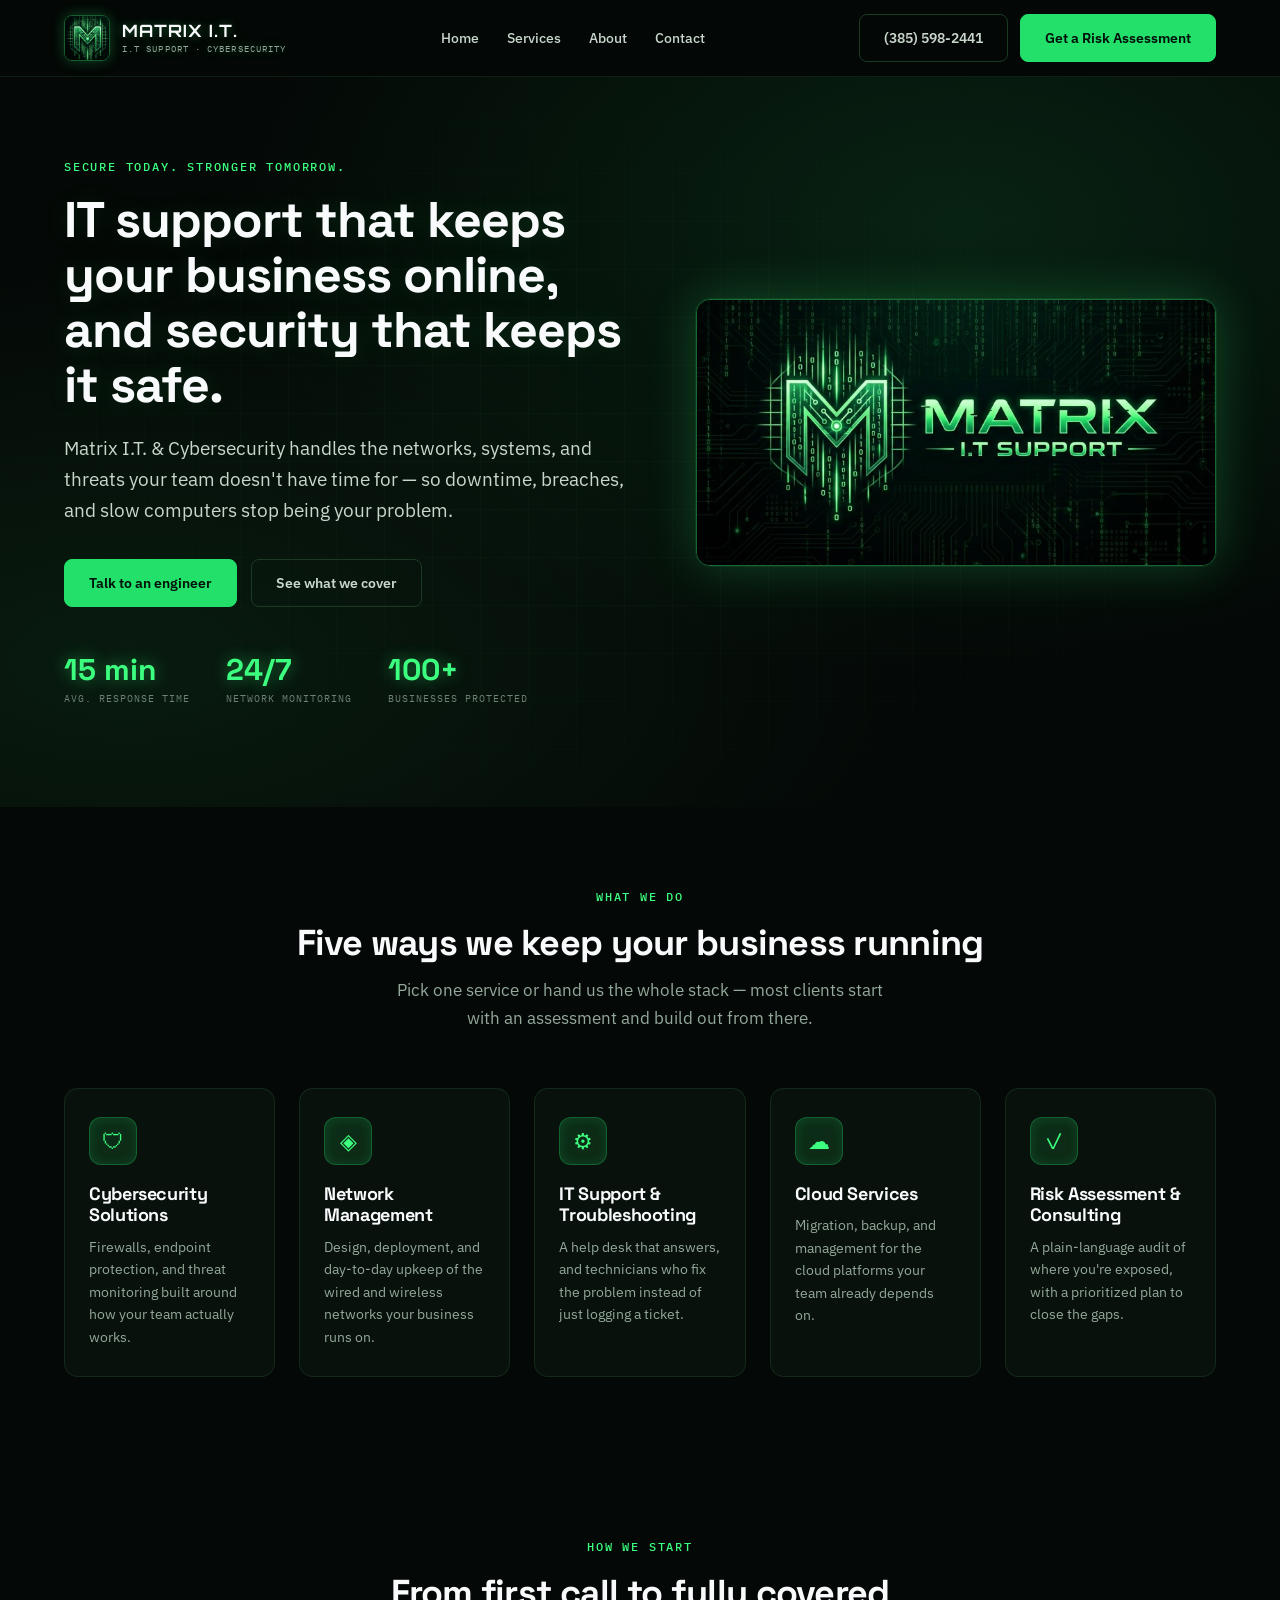
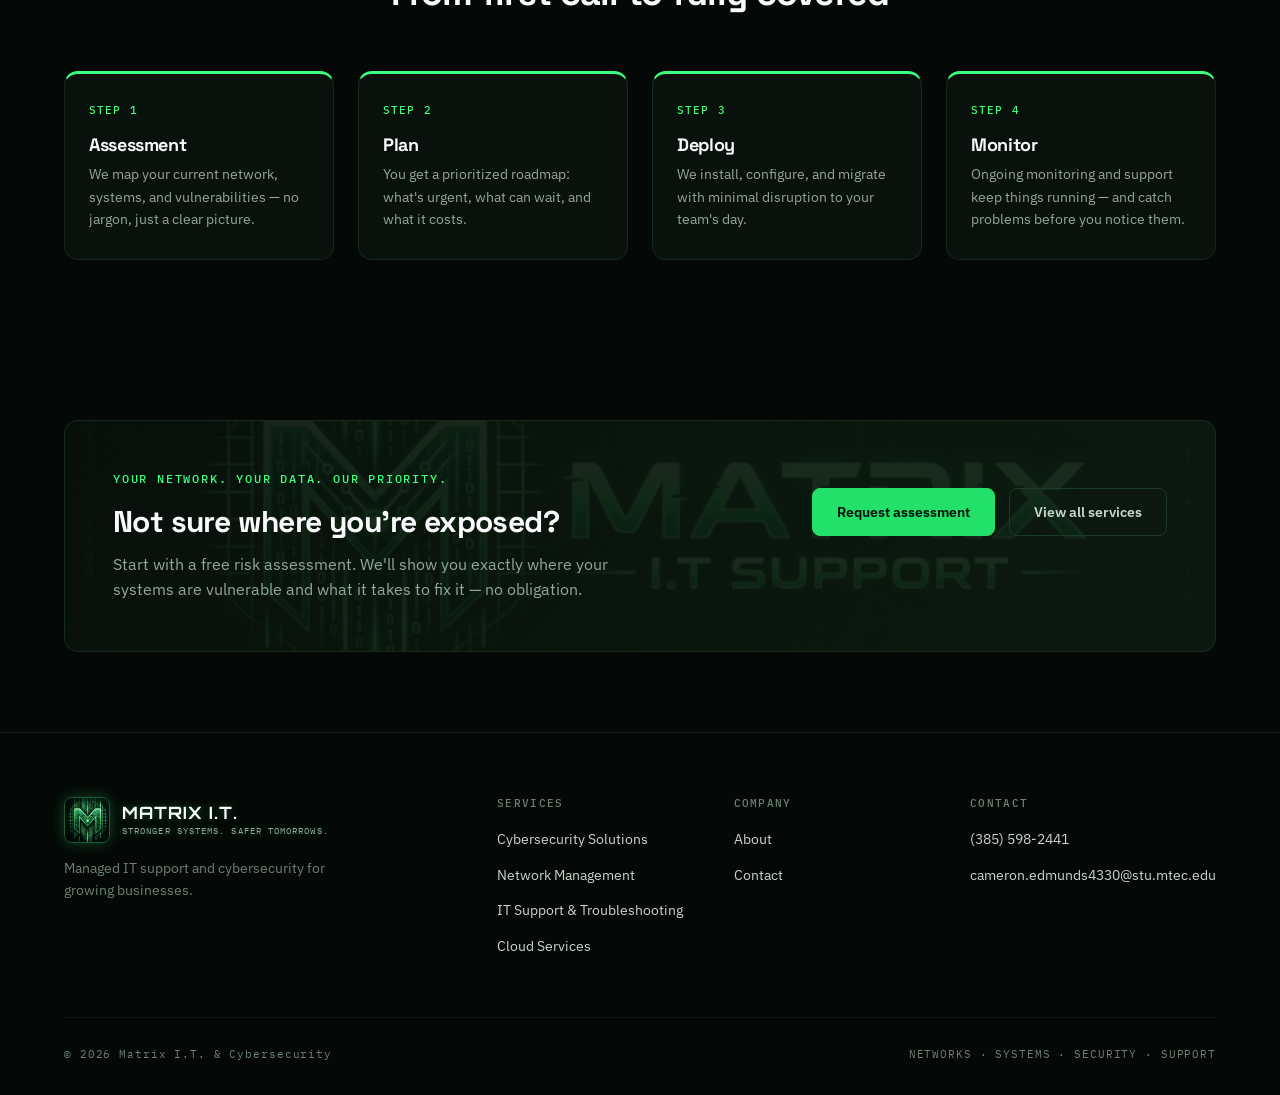
<file: index.html>
<!DOCTYPE html>
<html lang="en">
<head>
<meta charset="UTF-8">
<meta name="theme-color" content="#040806">
<link rel="icon" href="images/logo-m.png">
<meta name="viewport" content="width=device-width, initial-scale=1">
<title>Matrix I.T. &amp; Cybersecurity — Managed IT Support &amp; Network Security</title>
<meta name="description" content="Matrix I.T. &amp; Cybersecurity provides managed IT support, network management, cloud services, and risk assessment for growing businesses.">
<link rel="preconnect" href="https://fonts.googleapis.com">
<link href="https://fonts.googleapis.com/css2?family=Orbitron:wght@600;800&family=Space+Grotesk:wght@500;600;700&family=IBM+Plex+Sans:wght@400;500;600&family=IBM+Plex+Mono:wght@400;500&display=swap" rel="stylesheet">
<link rel="stylesheet" href="css/style.css">
</head>
<body>

<header class="site-header">
  <div class="wrap">
    <a class="brand" href="index.html">
      <img src="images/logo-m.png" alt="Matrix I.T. &amp; Cybersecurity logo">
      <span>MATRIX I.T.<small>I.T SUPPORT · CYBERSECURITY</small></span>
    </a>
    <nav class="nav-links">
      <a href="index.html">Home</a>
      <a href="services.html">Services</a>
      <a href="about.html">About</a>
      <a href="contact.html">Contact</a>
    </nav>
    <div class="nav-cta">
      <a class="btn btn-ghost" href="tel:+13855982441">(385) 598-2441</a>
      <a class="btn btn-primary" href="contact.html">Get a Risk Assessment</a>
    </div>
    <button class="nav-toggle" aria-label="Toggle menu" aria-expanded="false">☰</button>
  </div>
  <div class="mobile-nav">
    <a href="index.html">Home</a>
    <a href="services.html">Services</a>
    <a href="about.html">About</a>
    <a href="contact.html">Contact</a>
  </div>
</header>

<section class="hero">
  <canvas id="matrix-rain" aria-hidden="true"></canvas>
  <div class="wrap">
    <div class="hero-copy">
      <div class="eyebrow">SECURE TODAY. STRONGER TOMORROW.</div>
      <h1>IT support that keeps your business online, and security that keeps it safe.</h1>
      <p class="lede">Matrix I.T. &amp; Cybersecurity handles the networks, systems, and threats your team doesn't have time for — so downtime, breaches, and slow computers stop being your problem.</p>
      <div class="hero-actions">
        <a class="btn btn-primary" href="contact.html">Talk to an engineer</a>
        <a class="btn btn-ghost" href="services.html">See what we cover</a>
      </div>
      <div class="hero-stats">
        <div><strong>15 min</strong><span>AVG. RESPONSE TIME</span></div>
        <div><strong>24/7</strong><span>NETWORK MONITORING</span></div>
        <div><strong>100+</strong><span>BUSINESSES PROTECTED</span></div>
      </div>
    </div>
    <div class="hero-art">
      <img src="images/matrix-banner.jpg" alt="Matrix I.T. Support logo" width="746" height="382">
    </div>
  </div>
</section>

<section id="services">
  <div class="wrap">
    <div class="section-head">
      <div class="eyebrow">WHAT WE DO</div>
      <h2>Five ways we keep your business running</h2>
      <p>Pick one service or hand us the whole stack — most clients start with an assessment and build out from there.</p>
    </div>
    <div class="grid cols-5">
      <div class="card">
        <div class="icon-badge">🛡</div>
        <h3>Cybersecurity Solutions</h3>
        <p>Firewalls, endpoint protection, and threat monitoring built around how your team actually works.</p>
      </div>
      <div class="card">
        <div class="icon-badge">◈</div>
        <h3>Network Management</h3>
        <p>Design, deployment, and day-to-day upkeep of the wired and wireless networks your business runs on.</p>
      </div>
      <div class="card">
        <div class="icon-badge">⚙</div>
        <h3>IT Support &amp; Troubleshooting</h3>
        <p>A help desk that answers, and technicians who fix the problem instead of just logging a ticket.</p>
      </div>
      <div class="card">
        <div class="icon-badge">☁</div>
        <h3>Cloud Services</h3>
        <p>Migration, backup, and management for the cloud platforms your team already depends on.</p>
      </div>
      <div class="card">
        <div class="icon-badge">✓</div>
        <h3>Risk Assessment &amp; Consulting</h3>
        <p>A plain-language audit of where you're exposed, with a prioritized plan to close the gaps.</p>
      </div>
    </div>
  </div>
</section>

<section id="process">
  <div class="wrap">
    <div class="section-head">
      <div class="eyebrow">HOW WE START</div>
      <h2>From first call to fully covered</h2>
    </div>
    <div class="timeline">
      <div class="step">
        <div class="tag">STEP 1</div>
        <h3>Assessment</h3>
        <p>We map your current network, systems, and vulnerabilities — no jargon, just a clear picture.</p>
      </div>
      <div class="step">
        <div class="tag">STEP 2</div>
        <h3>Plan</h3>
        <p>You get a prioritized roadmap: what's urgent, what can wait, and what it costs.</p>
      </div>
      <div class="step">
        <div class="tag">STEP 3</div>
        <h3>Deploy</h3>
        <p>We install, configure, and migrate with minimal disruption to your team's day.</p>
      </div>
      <div class="step">
        <div class="tag">STEP 4</div>
        <h3>Monitor</h3>
        <p>Ongoing monitoring and support keep things running — and catch problems before you notice them.</p>
      </div>
    </div>
  </div>
</section>

<section id="cta">
  <div class="wrap">
    <div class="panel">
      <div>
        <div class="eyebrow">YOUR NETWORK. YOUR DATA. OUR PRIORITY.</div>
        <h2>Not sure where you're exposed?</h2>
        <p class="mt-0">Start with a free risk assessment. We'll show you exactly where your systems are vulnerable and what it takes to fix it — no obligation.</p>
      </div>
      <div class="hero-actions">
        <a class="btn btn-primary" href="contact.html">Request assessment</a>
        <a class="btn btn-ghost" href="services.html">View all services</a>
      </div>
    </div>
  </div>
</section>

<footer>
  <div class="wrap">
    <div class="footer-grid">
      <div>
        <div class="brand" style="margin-bottom:14px;">
          <img src="images/logo-m.png" alt="Matrix I.T. logo">
          <span>MATRIX I.T.<small>STRONGER SYSTEMS. SAFER TOMORROWS.</small></span>
        </div>
        <p>Managed IT support and cybersecurity for growing businesses.</p>
      </div>
      <div>
        <h4>SERVICES</h4>
        <ul>
          <li><a href="services.html">Cybersecurity Solutions</a></li>
          <li><a href="services.html">Network Management</a></li>
          <li><a href="services.html">IT Support &amp; Troubleshooting</a></li>
          <li><a href="services.html">Cloud Services</a></li>
        </ul>
      </div>
      <div>
        <h4>COMPANY</h4>
        <ul>
          <li><a href="about.html">About</a></li>
          <li><a href="contact.html">Contact</a></li>
        </ul>
      </div>
      <div>
        <h4>CONTACT</h4>
        <ul>
          <li><a href="tel:+13855982441">(385) 598-2441</a></li>
          <li><a href="mailto:cameron.edmunds4330@stu.mtec.edu">cameron.edmunds4330@stu.mtec.edu</a></li>
        </ul>
      </div>
    </div>
    <div class="footer-bottom">
      <span>© 2026 Matrix I.T. &amp; Cybersecurity</span>
      <span>NETWORKS · SYSTEMS · SECURITY · SUPPORT</span>
    </div>
  </div>
</footer>

<script src="js/script.js"></script>
</body>
</html>
</file>
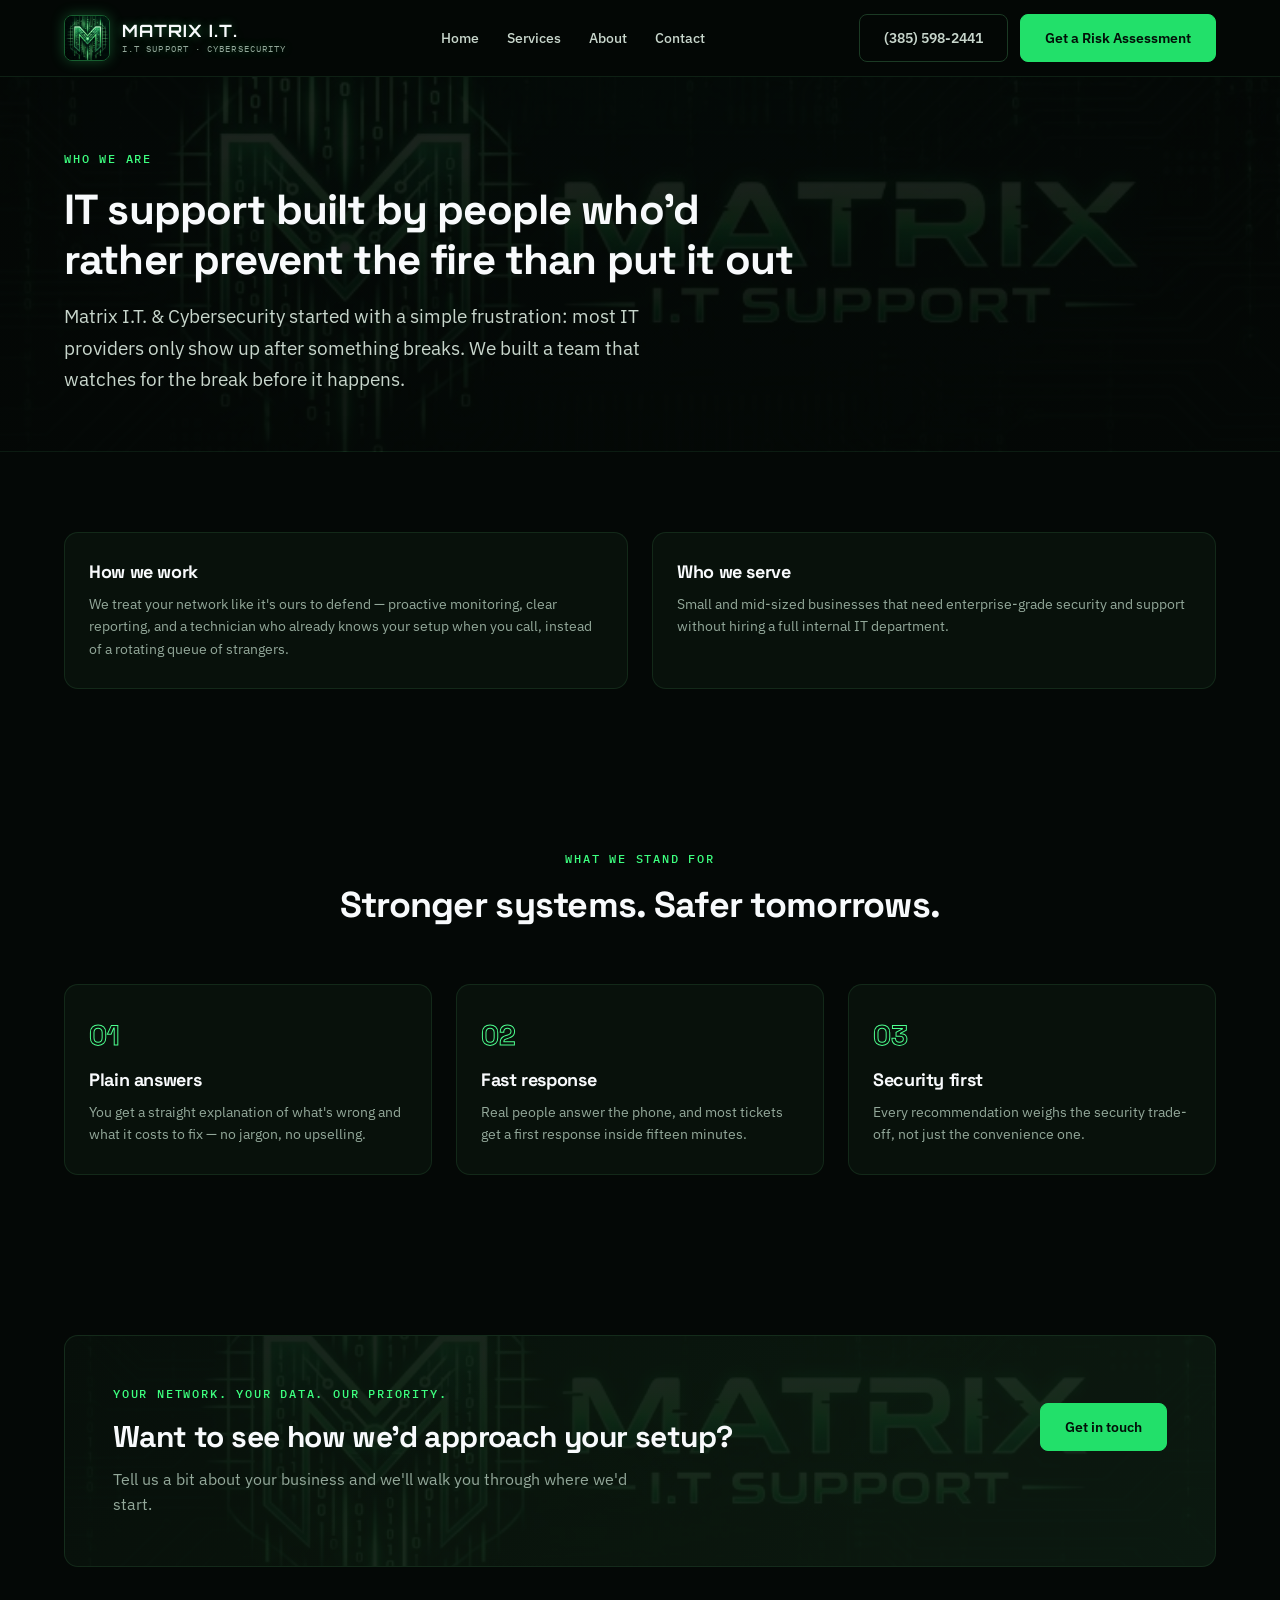
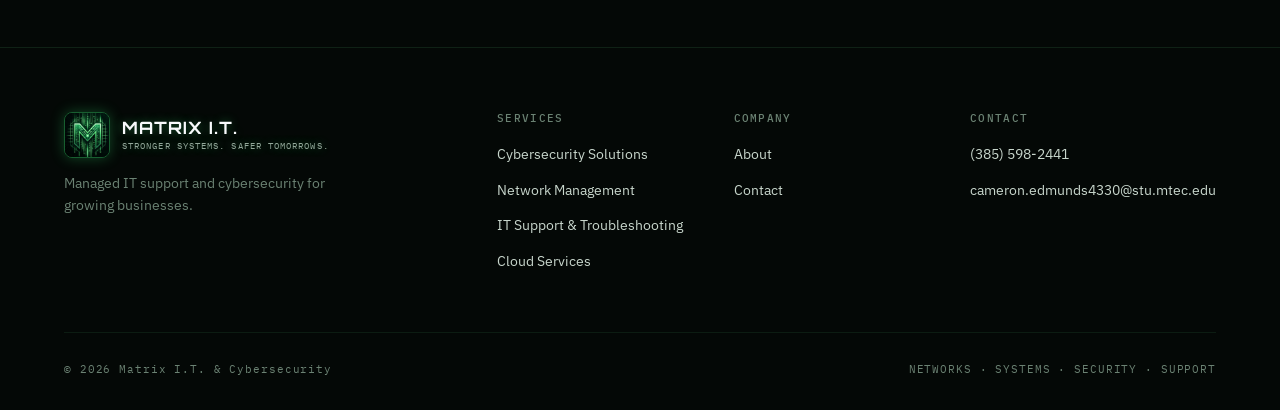
<file: about.html>
<!DOCTYPE html>
<html lang="en">
<head>
<meta charset="UTF-8">
<meta name="theme-color" content="#040806">
<link rel="icon" href="images/logo-m.png">
<meta name="viewport" content="width=device-width, initial-scale=1">
<title>About — Matrix I.T. &amp; Cybersecurity</title>
<meta name="description" content="Matrix I.T. &amp; Cybersecurity is a managed IT and security provider built on straightforward advice and fast response.">
<link rel="preconnect" href="https://fonts.googleapis.com">
<link href="https://fonts.googleapis.com/css2?family=Orbitron:wght@600;800&family=Space+Grotesk:wght@500;600;700&family=IBM+Plex+Sans:wght@400;500;600&family=IBM+Plex+Mono:wght@400;500&display=swap" rel="stylesheet">
<link rel="stylesheet" href="css/style.css">
</head>
<body>

<header class="site-header">
  <div class="wrap">
    <a class="brand" href="index.html">
      <img src="images/logo-m.png" alt="Matrix I.T. &amp; Cybersecurity logo">
      <span>MATRIX I.T.<small>I.T SUPPORT · CYBERSECURITY</small></span>
    </a>
    <nav class="nav-links">
      <a href="index.html">Home</a>
      <a href="services.html">Services</a>
      <a href="about.html">About</a>
      <a href="contact.html">Contact</a>
    </nav>
    <div class="nav-cta">
      <a class="btn btn-ghost" href="tel:+13855982441">(385) 598-2441</a>
      <a class="btn btn-primary" href="contact.html">Get a Risk Assessment</a>
    </div>
    <button class="nav-toggle" aria-label="Toggle menu" aria-expanded="false">☰</button>
  </div>
  <div class="mobile-nav">
    <a href="index.html">Home</a>
    <a href="services.html">Services</a>
    <a href="about.html">About</a>
    <a href="contact.html">Contact</a>
  </div>
</header>

<section class="page-hero">
  <div class="wrap">
    <div class="eyebrow">WHO WE ARE</div>
    <h1>IT support built by people who'd rather prevent the fire than put it out</h1>
    <p class="lede">Matrix I.T. &amp; Cybersecurity started with a simple frustration: most IT providers only show up after something breaks. We built a team that watches for the break before it happens.</p>
  </div>
</section>

<section id="story">
  <div class="wrap">
    <div class="grid cols-2">
      <div class="card">
        <h2>How we work</h2>
        <p>We treat your network like it's ours to defend — proactive monitoring, clear reporting, and a technician who already knows your setup when you call, instead of a rotating queue of strangers.</p>
      </div>
      <div class="card">
        <h2>Who we serve</h2>
        <p>Small and mid-sized businesses that need enterprise-grade security and support without hiring a full internal IT department.</p>
      </div>
    </div>
  </div>
</section>

<section id="values">
  <div class="wrap">
    <div class="section-head">
      <div class="eyebrow">WHAT WE STAND FOR</div>
      <h2>Stronger systems. Safer tomorrows.</h2>
    </div>
    <div class="grid cols-3">
      <div class="card">
        <div class="num">01</div>
        <h3>Plain answers</h3>
        <p>You get a straight explanation of what's wrong and what it costs to fix — no jargon, no upselling.</p>
      </div>
      <div class="card">
        <div class="num">02</div>
        <h3>Fast response</h3>
        <p>Real people answer the phone, and most tickets get a first response inside fifteen minutes.</p>
      </div>
      <div class="card">
        <div class="num">03</div>
        <h3>Security first</h3>
        <p>Every recommendation weighs the security trade-off, not just the convenience one.</p>
      </div>
    </div>
  </div>
</section>

<section id="cta">
  <div class="wrap">
    <div class="panel">
      <div>
        <div class="eyebrow">YOUR NETWORK. YOUR DATA. OUR PRIORITY.</div>
        <h2>Want to see how we'd approach your setup?</h2>
        <p class="mt-0">Tell us a bit about your business and we'll walk you through where we'd start.</p>
      </div>
      <div class="hero-actions">
        <a class="btn btn-primary" href="contact.html">Get in touch</a>
      </div>
    </div>
  </div>
</section>

<footer>
  <div class="wrap">
    <div class="footer-grid">
      <div>
        <div class="brand" style="margin-bottom:14px;">
          <img src="images/logo-m.png" alt="Matrix I.T. logo">
          <span>MATRIX I.T.<small>STRONGER SYSTEMS. SAFER TOMORROWS.</small></span>
        </div>
        <p>Managed IT support and cybersecurity for growing businesses.</p>
      </div>
      <div>
        <h4>SERVICES</h4>
        <ul>
          <li><a href="services.html">Cybersecurity Solutions</a></li>
          <li><a href="services.html">Network Management</a></li>
          <li><a href="services.html">IT Support &amp; Troubleshooting</a></li>
          <li><a href="services.html">Cloud Services</a></li>
        </ul>
      </div>
      <div>
        <h4>COMPANY</h4>
        <ul>
          <li><a href="about.html">About</a></li>
          <li><a href="contact.html">Contact</a></li>
        </ul>
      </div>
      <div>
        <h4>CONTACT</h4>
        <ul>
          <li><a href="tel:+13855982441">(385) 598-2441</a></li>
          <li><a href="mailto:cameron.edmunds4330@stu.mtec.edu">cameron.edmunds4330@stu.mtec.edu</a></li>
        </ul>
      </div>
    </div>
    <div class="footer-bottom">
      <span>© 2026 Matrix I.T. &amp; Cybersecurity</span>
      <span>NETWORKS · SYSTEMS · SECURITY · SUPPORT</span>
    </div>
  </div>
</footer>

<script src="js/script.js"></script>
</body>
</html>
</file>
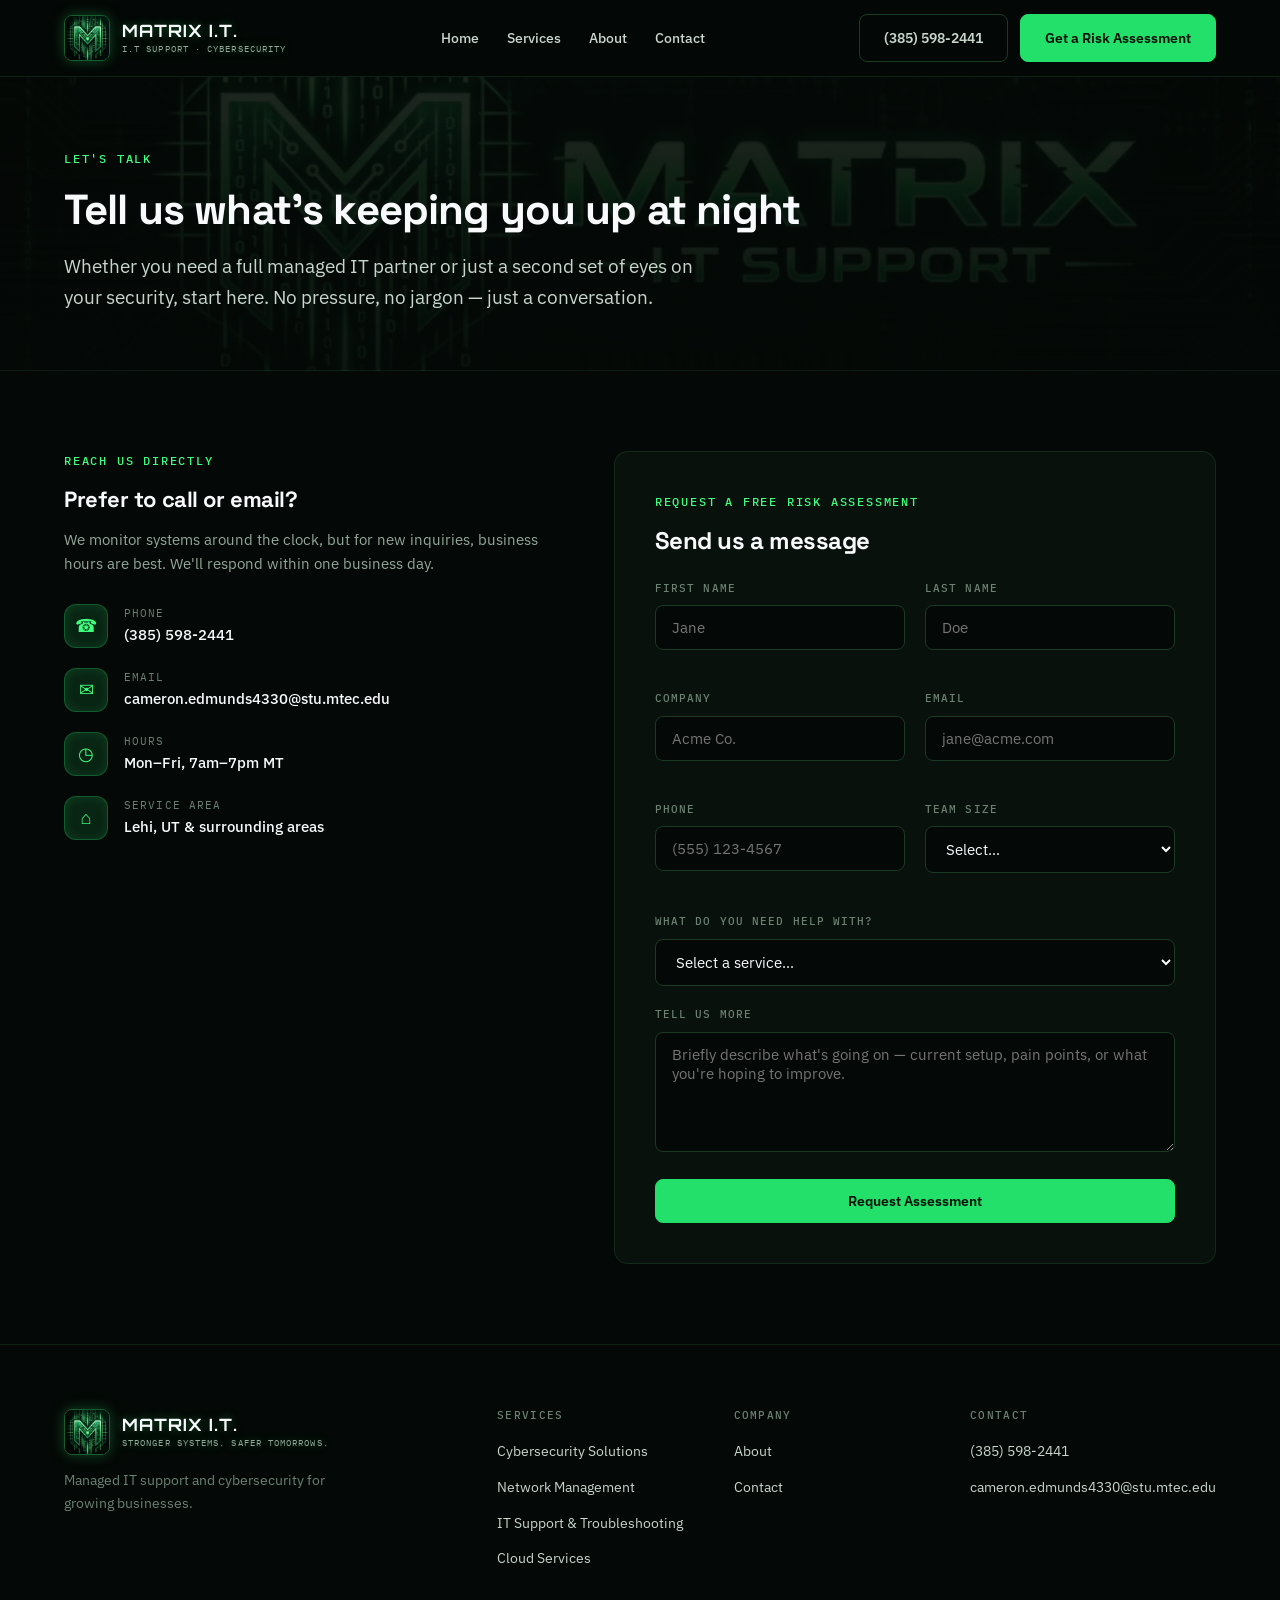
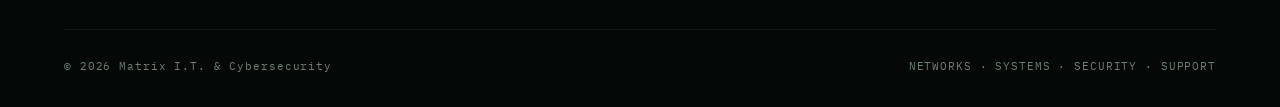
<file: contact.html>
<!DOCTYPE html>
<html lang="en">
<head>
<meta charset="UTF-8">
<meta name="theme-color" content="#040806">
<link rel="icon" href="images/logo-m.png">
<meta name="viewport" content="width=device-width, initial-scale=1">
<title>Contact — Matrix I.T. &amp; Cybersecurity</title>
<meta name="description" content="Get in touch with Matrix I.T. &amp; Cybersecurity for managed IT support, cybersecurity, and a free risk assessment.">
<link rel="preconnect" href="https://fonts.googleapis.com">
<link href="https://fonts.googleapis.com/css2?family=Orbitron:wght@600;800&family=Space+Grotesk:wght@500;600;700&family=IBM+Plex+Sans:wght@400;500;600&family=IBM+Plex+Mono:wght@400;500&display=swap" rel="stylesheet">
<link rel="stylesheet" href="css/style.css">
</head>
<body>

<header class="site-header">
  <div class="wrap">
    <a class="brand" href="index.html">
      <img src="images/logo-m.png" alt="Matrix I.T. &amp; Cybersecurity logo">
      <span>MATRIX I.T.<small>I.T SUPPORT · CYBERSECURITY</small></span>
    </a>
    <nav class="nav-links">
      <a href="index.html">Home</a>
      <a href="services.html">Services</a>
      <a href="about.html">About</a>
      <a href="contact.html">Contact</a>
    </nav>
    <div class="nav-cta">
      <a class="btn btn-ghost" href="tel:+13855982441">(385) 598-2441</a>
      <a class="btn btn-primary" href="#contact-form">Get a Risk Assessment</a>
    </div>
    <button class="nav-toggle" aria-label="Toggle menu" aria-expanded="false">☰</button>
  </div>
  <div class="mobile-nav">
    <a href="index.html">Home</a>
    <a href="services.html">Services</a>
    <a href="about.html">About</a>
    <a href="contact.html">Contact</a>
  </div>
</header>

<section class="page-hero">
  <div class="wrap">
    <div class="eyebrow">LET'S TALK</div>
    <h1>Tell us what's keeping you up at night</h1>
    <p class="lede">Whether you need a full managed IT partner or just a second set of eyes on your security, start here. No pressure, no jargon — just a conversation.</p>
  </div>
</section>

<section id="contact">
  <div class="wrap">
    <div class="contact-grid">
      <div class="contact-info">
        <div class="eyebrow">REACH US DIRECTLY</div>
        <h2>Prefer to call or email?</h2>
        <p>We monitor systems around the clock, but for new inquiries, business hours are best. We'll respond within one business day.</p>

        <div class="contact-detail">
          <div class="icon-badge">☎</div>
          <div>
            <div class="label">Phone</div>
            <div class="value"><a href="tel:+13855982441" style="color:inherit;text-decoration:none;">(385) 598-2441</a></div>
          </div>
        </div>

        <div class="contact-detail">
          <div class="icon-badge">✉</div>
          <div>
            <div class="label">Email</div>
            <div class="value"><a href="mailto:cameron.edmunds4330@stu.mtec.edu" style="color:inherit;text-decoration:none;">cameron.edmunds4330@stu.mtec.edu</a></div>
          </div>
        </div>

        <div class="contact-detail">
          <div class="icon-badge">◷</div>
          <div>
            <div class="label">Hours</div>
            <div class="value">Mon–Fri, 7am–7pm MT</div>
          </div>
        </div>

        <div class="contact-detail">
          <div class="icon-badge">⌂</div>
          <div>
            <div class="label">Service Area</div>
            <div class="value">Lehi, UT &amp; surrounding areas</div>
          </div>
        </div>
      </div>

      <div class="contact-form" id="contact-form">
        <div class="eyebrow">REQUEST A FREE RISK ASSESSMENT</div>
        <h2 style="font-size:24px;color:var(--white);margin-bottom:24px;">Send us a message</h2>
        <div class="form-message"></div>
        <form>
          <div class="form-row">
            <div class="form-group">
              <label for="first-name">First Name</label>
              <input type="text" id="first-name" name="first-name" placeholder="Jane" required>
            </div>
            <div class="form-group">
              <label for="last-name">Last Name</label>
              <input type="text" id="last-name" name="last-name" placeholder="Doe" required>
            </div>
          </div>
          <div class="form-row">
            <div class="form-group">
              <label for="company">Company</label>
              <input type="text" id="company" name="company" placeholder="Acme Co.">
            </div>
            <div class="form-group">
              <label for="email">Email</label>
              <input type="email" id="email" name="email" placeholder="jane@acme.com" required>
            </div>
          </div>
          <div class="form-row">
            <div class="form-group">
              <label for="phone">Phone</label>
              <input type="tel" id="phone" name="phone" placeholder="(555) 123-4567">
            </div>
            <div class="form-group">
              <label for="size">Team Size</label>
              <select id="size" name="size">
                <option value="">Select…</option>
                <option value="1-10">1–10 employees</option>
                <option value="11-50">11–50 employees</option>
                <option value="51-200">51–200 employees</option>
                <option value="200+">200+ employees</option>
              </select>
            </div>
          </div>
          <div class="form-group">
            <label for="service">What do you need help with?</label>
            <select id="service" name="service">
              <option value="">Select a service…</option>
              <option value="cybersecurity">Cybersecurity Solutions</option>
              <option value="network">Network Management</option>
              <option value="support">IT Support &amp; Troubleshooting</option>
              <option value="cloud">Cloud Services</option>
              <option value="risk">Risk Assessment &amp; Consulting</option>
              <option value="other">Not sure yet</option>
            </select>
          </div>
          <div class="form-group">
            <label for="message">Tell us more</label>
            <textarea id="message" name="message" placeholder="Briefly describe what's going on — current setup, pain points, or what you're hoping to improve."></textarea>
          </div>
          <button type="submit" class="btn btn-primary" style="width:100%;">Request Assessment</button>
        </form>
      </div>
    </div>
  </div>
</section>

<footer>
  <div class="wrap">
    <div class="footer-grid">
      <div>
        <div class="brand" style="margin-bottom:14px;">
          <img src="images/logo-m.png" alt="Matrix I.T. logo">
          <span>MATRIX I.T.<small>STRONGER SYSTEMS. SAFER TOMORROWS.</small></span>
        </div>
        <p>Managed IT support and cybersecurity for growing businesses.</p>
      </div>
      <div>
        <h4>SERVICES</h4>
        <ul>
          <li><a href="services.html#cybersecurity">Cybersecurity Solutions</a></li>
          <li><a href="services.html#cybersecurity">Network Management</a></li>
          <li><a href="services.html#cybersecurity">IT Support &amp; Troubleshooting</a></li>
          <li><a href="services.html#cybersecurity">Cloud Services</a></li>
        </ul>
      </div>
      <div>
        <h4>COMPANY</h4>
        <ul>
          <li><a href="about.html">About</a></li>
          <li><a href="contact.html">Contact</a></li>
        </ul>
      </div>
      <div>
        <h4>CONTACT</h4>
        <ul>
          <li><a href="tel:+13855982441">(385) 598-2441</a></li>
          <li><a href="mailto:cameron.edmunds4330@stu.mtec.edu">cameron.edmunds4330@stu.mtec.edu</a></li>
        </ul>
      </div>
    </div>
    <div class="footer-bottom">
      <span>© 2026 Matrix I.T. &amp; Cybersecurity</span>
      <span>NETWORKS · SYSTEMS · SECURITY · SUPPORT</span>
    </div>
  </div>
</footer>

<script src="js/script.js"></script>
</body>
</html>
</file>
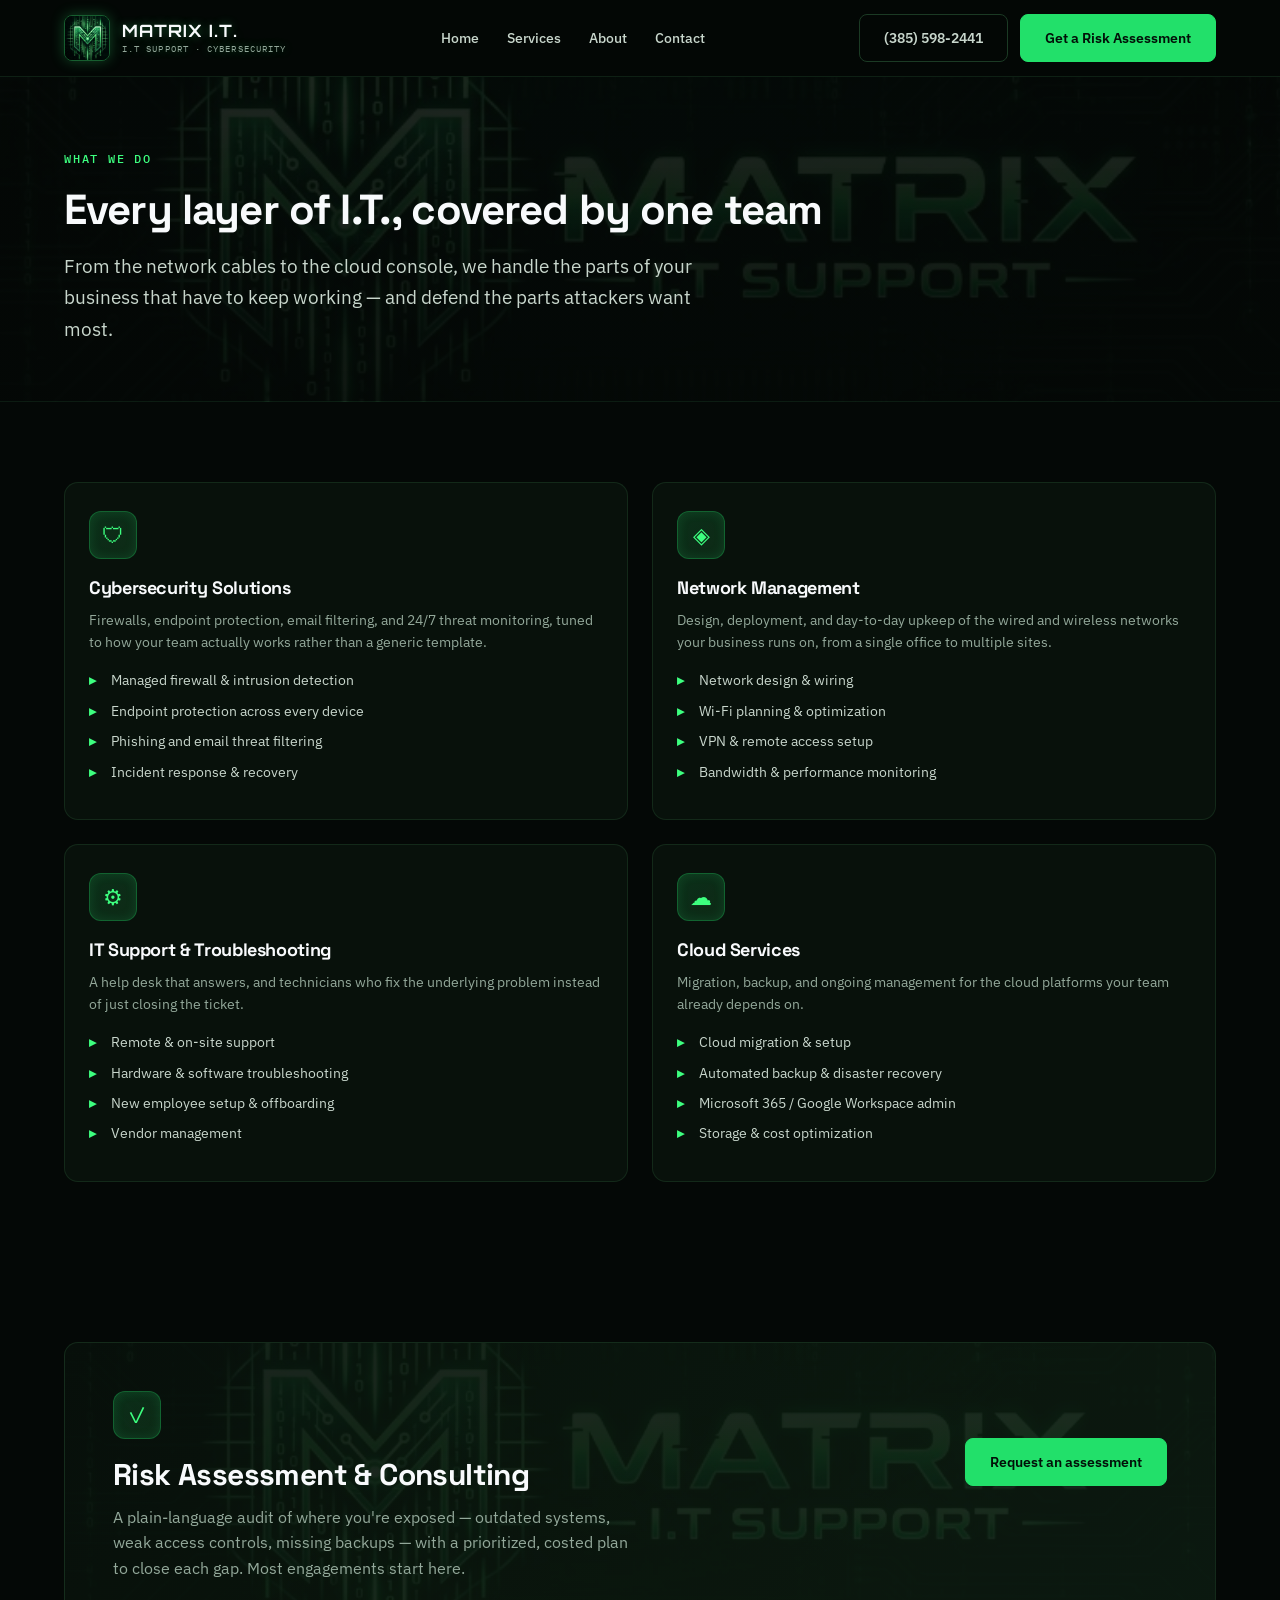
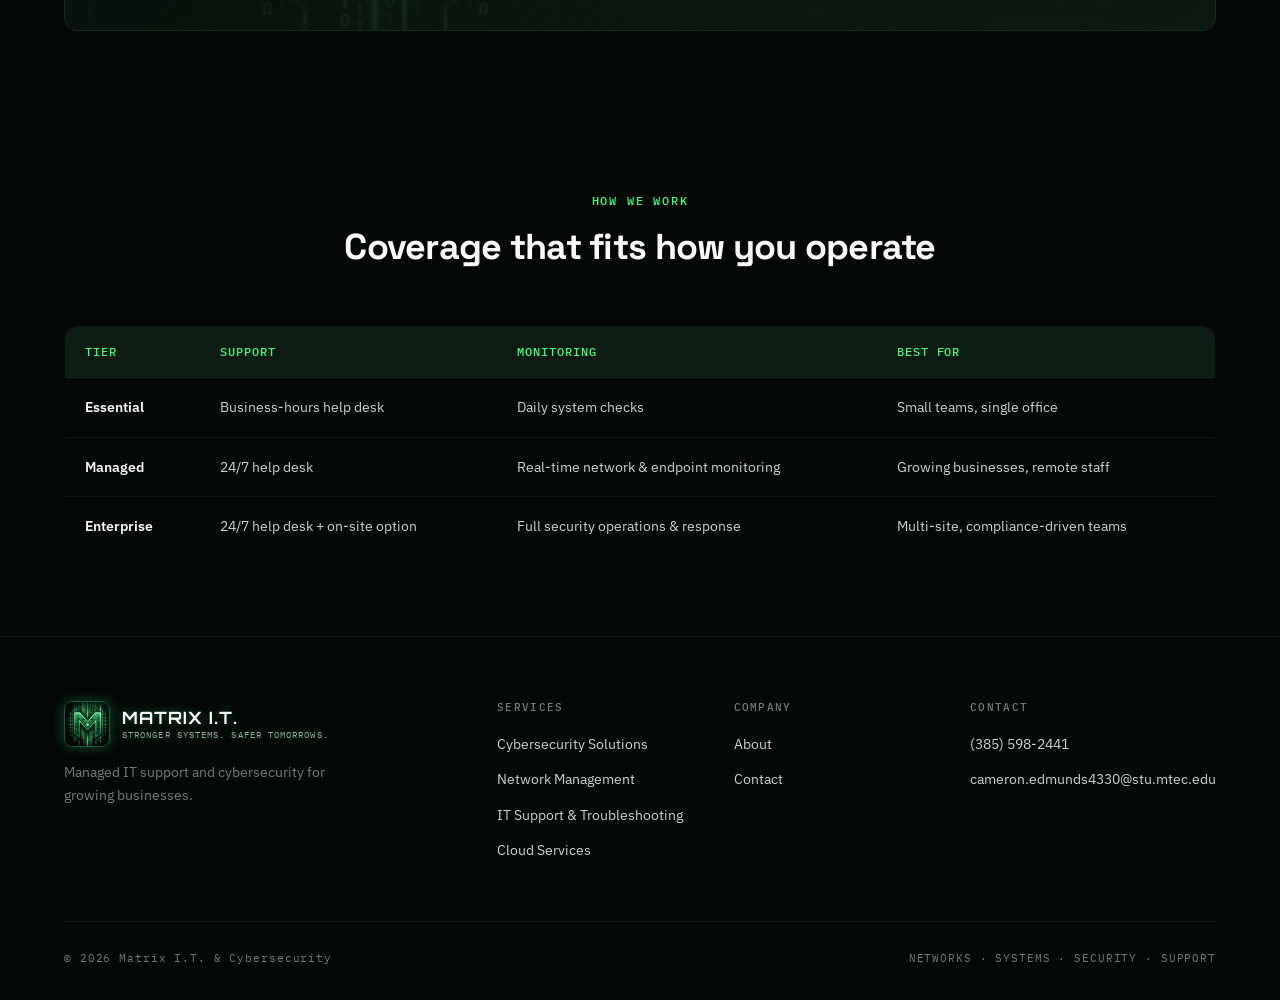
<file: services.html>
<!DOCTYPE html>
<html lang="en">
<head>
<meta charset="UTF-8">
<meta name="theme-color" content="#040806">
<link rel="icon" href="images/logo-m.png">
<meta name="viewport" content="width=device-width, initial-scale=1">
<title>Services — Matrix I.T. &amp; Cybersecurity</title>
<meta name="description" content="Cybersecurity, network management, IT support, cloud services, and risk assessment from Matrix I.T. &amp; Cybersecurity.">
<link rel="preconnect" href="https://fonts.googleapis.com">
<link href="https://fonts.googleapis.com/css2?family=Orbitron:wght@600;800&family=Space+Grotesk:wght@500;600;700&family=IBM+Plex+Sans:wght@400;500;600&family=IBM+Plex+Mono:wght@400;500&display=swap" rel="stylesheet">
<link rel="stylesheet" href="css/style.css">
</head>
<body>

<header class="site-header">
  <div class="wrap">
    <a class="brand" href="index.html">
      <img src="images/logo-m.png" alt="Matrix I.T. &amp; Cybersecurity logo">
      <span>MATRIX I.T.<small>I.T SUPPORT · CYBERSECURITY</small></span>
    </a>
    <nav class="nav-links">
      <a href="index.html">Home</a>
      <a href="services.html">Services</a>
      <a href="about.html">About</a>
      <a href="contact.html">Contact</a>
    </nav>
    <div class="nav-cta">
      <a class="btn btn-ghost" href="tel:+13855982441">(385) 598-2441</a>
      <a class="btn btn-primary" href="contact.html">Get a Risk Assessment</a>
    </div>
    <button class="nav-toggle" aria-label="Toggle menu" aria-expanded="false">☰</button>
  </div>
  <div class="mobile-nav">
    <a href="index.html">Home</a>
    <a href="services.html">Services</a>
    <a href="about.html">About</a>
    <a href="contact.html">Contact</a>
  </div>
</header>

<section class="page-hero">
  <div class="wrap">
    <div class="eyebrow">WHAT WE DO</div>
    <h1>Every layer of I.T., covered by one team</h1>
    <p class="lede">From the network cables to the cloud console, we handle the parts of your business that have to keep working — and defend the parts attackers want most.</p>
  </div>
</section>

<section id="cybersecurity">
  <div class="wrap">
    <div class="grid cols-2">
      <div class="card">
        <div class="icon-badge">🛡</div>
        <h2>Cybersecurity Solutions</h2>
        <p>Firewalls, endpoint protection, email filtering, and 24/7 threat monitoring, tuned to how your team actually works rather than a generic template.</p>
        <ul>
          <li>Managed firewall &amp; intrusion detection</li>
          <li>Endpoint protection across every device</li>
          <li>Phishing and email threat filtering</li>
          <li>Incident response &amp; recovery</li>
        </ul>
      </div>
      <div class="card">
        <div class="icon-badge">◈</div>
        <h2>Network Management</h2>
        <p>Design, deployment, and day-to-day upkeep of the wired and wireless networks your business runs on, from a single office to multiple sites.</p>
        <ul>
          <li>Network design &amp; wiring</li>
          <li>Wi-Fi planning &amp; optimization</li>
          <li>VPN &amp; remote access setup</li>
          <li>Bandwidth &amp; performance monitoring</li>
        </ul>
      </div>
      <div class="card">
        <div class="icon-badge">⚙</div>
        <h2>IT Support &amp; Troubleshooting</h2>
        <p>A help desk that answers, and technicians who fix the underlying problem instead of just closing the ticket.</p>
        <ul>
          <li>Remote &amp; on-site support</li>
          <li>Hardware &amp; software troubleshooting</li>
          <li>New employee setup &amp; offboarding</li>
          <li>Vendor management</li>
        </ul>
      </div>
      <div class="card">
        <div class="icon-badge">☁</div>
        <h2>Cloud Services</h2>
        <p>Migration, backup, and ongoing management for the cloud platforms your team already depends on.</p>
        <ul>
          <li>Cloud migration &amp; setup</li>
          <li>Automated backup &amp; disaster recovery</li>
          <li>Microsoft 365 / Google Workspace admin</li>
          <li>Storage &amp; cost optimization</li>
        </ul>
      </div>
    </div>
  </div>
</section>

<section id="risk">
  <div class="wrap">
    <div class="panel">
      <div>
        <div class="icon-badge">✓</div>
        <h2>Risk Assessment &amp; Consulting</h2>
        <p class="mt-0">A plain-language audit of where you're exposed — outdated systems, weak access controls, missing backups — with a prioritized, costed plan to close each gap. Most engagements start here.</p>
      </div>
      <div class="hero-actions">
        <a class="btn btn-primary" href="contact.html">Request an assessment</a>
      </div>
    </div>
  </div>
</section>

<section id="plans">
  <div class="wrap">
    <div class="section-head">
      <div class="eyebrow">HOW WE WORK</div>
      <h2>Coverage that fits how you operate</h2>
    </div>
    <table>
      <thead>
        <tr><th>Tier</th><th>Support</th><th>Monitoring</th><th>Best for</th></tr>
      </thead>
      <tbody>
        <tr><td>Essential</td><td>Business-hours help desk</td><td>Daily system checks</td><td>Small teams, single office</td></tr>
        <tr><td>Managed</td><td>24/7 help desk</td><td>Real-time network &amp; endpoint monitoring</td><td>Growing businesses, remote staff</td></tr>
        <tr><td>Enterprise</td><td>24/7 help desk + on-site option</td><td>Full security operations &amp; response</td><td>Multi-site, compliance-driven teams</td></tr>
      </tbody>
    </table>
  </div>
</section>

<footer>
  <div class="wrap">
    <div class="footer-grid">
      <div>
        <div class="brand" style="margin-bottom:14px;">
          <img src="images/logo-m.png" alt="Matrix I.T. logo">
          <span>MATRIX I.T.<small>STRONGER SYSTEMS. SAFER TOMORROWS.</small></span>
        </div>
        <p>Managed IT support and cybersecurity for growing businesses.</p>
      </div>
      <div>
        <h4>SERVICES</h4>
        <ul>
          <li><a href="services.html#cybersecurity">Cybersecurity Solutions</a></li>
          <li><a href="services.html#cybersecurity">Network Management</a></li>
          <li><a href="services.html#cybersecurity">IT Support &amp; Troubleshooting</a></li>
          <li><a href="services.html#cybersecurity">Cloud Services</a></li>
        </ul>
      </div>
      <div>
        <h4>COMPANY</h4>
        <ul>
          <li><a href="about.html">About</a></li>
          <li><a href="contact.html">Contact</a></li>
        </ul>
      </div>
      <div>
        <h4>CONTACT</h4>
        <ul>
          <li><a href="tel:+13855982441">(385) 598-2441</a></li>
          <li><a href="mailto:cameron.edmunds4330@stu.mtec.edu">cameron.edmunds4330@stu.mtec.edu</a></li>
        </ul>
      </div>
    </div>
    <div class="footer-bottom">
      <span>© 2026 Matrix I.T. &amp; Cybersecurity</span>
      <span>NETWORKS · SYSTEMS · SECURITY · SUPPORT</span>
    </div>
  </div>
</footer>

<script src="js/script.js"></script>
</body>
</html>
</file>
<file: css/style.css>
/* ========================================
   Matrix I.T. & Cybersecurity — Stylesheet
   ======================================== */

/* --- Design Tokens --- */
:root {
  --navy-900: #040806;
  --navy-800: #08110b;
  --navy-700: #0d1c12;
  --navy-600: #1b3a24;
  --blue-500: #22e06a;
  --blue-400: #4dff8f;
  --blue-300: #9dffc0;
  --cyan-400: #3dff7f;
  --white: #f8fafc;
  --gray-100: #f1f5f9;
  --gray-200: #e2e8f0;
  --gray-300: #c8d6cc;
  --gray-400: #93a89a;
  --gray-500: #6b8273;
  --gray-600: #475569;
  --green-400: #4ade80;
  --amber-400: #fbbf24;

  --font-head: 'Space Grotesk', sans-serif;
  --font-body: 'IBM Plex Sans', sans-serif;
  --font-mono: 'IBM Plex Mono', monospace;

  --max-width: 1200px;
  --radius: 14px;
  --radius-sm: 8px;
  --transition: 0.25s ease;
}

/* --- Reset --- */
*, *::before, *::after {
  box-sizing: border-box;
  margin: 0;
  padding: 0;
}

html {
  scroll-behavior: smooth;
  -webkit-text-size-adjust: 100%;
}

body {
  font-family: var(--font-body);
  font-size: 16px;
  line-height: 1.6;
  color: var(--gray-100);
  background: var(--navy-900);
  -webkit-font-smoothing: antialiased;
  overflow-x: hidden;
}

img {
  max-width: 100%;
  height: auto;
  display: block;
}

a {
  color: var(--blue-400);
  text-decoration: none;
  transition: color var(--transition);
}

a:hover {
  color: var(--blue-300);
}

ul {
  list-style: none;
}

h1, h2, h3, h4 {
  font-family: var(--font-head);
  font-weight: 700;
  line-height: 1.2;
  letter-spacing: -0.02em;
}

/* --- Layout --- */
.wrap {
  max-width: var(--max-width);
  margin: 0 auto;
  padding: 0 24px;
}

/* --- Buttons --- */
.btn {
  display: inline-flex;
  align-items: center;
  justify-content: center;
  gap: 8px;
  font-family: var(--font-body);
  font-size: 14px;
  font-weight: 600;
  padding: 12px 24px;
  border-radius: var(--radius-sm);
  border: 1.5px solid transparent;
  cursor: pointer;
  transition: all var(--transition);
  white-space: nowrap;
  text-decoration: none;
}

.btn-primary {
  background: var(--blue-500);
  color: #021008;
  border-color: var(--blue-500);
}

.btn-primary:hover {
  background: #1cc45c;
  border-color: #1cc45c;
  color: #021008;
  transform: translateY(-1px);
  box-shadow: 0 8px 24px rgba(34, 224, 106, 0.35);
}

.btn-ghost {
  background: transparent;
  color: var(--gray-300);
  border-color: var(--navy-600);
}

.btn-ghost:hover {
  background: var(--navy-700);
  border-color: var(--blue-500);
  color: var(--white);
}

/* --- Eyebrow / Lede --- */
.eyebrow {
  font-family: var(--font-mono);
  font-size: 12px;
  font-weight: 500;
  letter-spacing: 0.15em;
  text-transform: uppercase;
  color: var(--cyan-400);
  margin-bottom: 16px;
}

.lede {
  font-size: 19px;
  line-height: 1.65;
  color: var(--gray-300);
  max-width: 640px;
}

.mt-0 { margin-top: 0 !important; }

/* --- Header --- */
.site-header {
  position: sticky;
  top: 0;
  z-index: 100;
  background: rgba(4, 8, 6, 0.92);
  backdrop-filter: blur(12px);
  -webkit-backdrop-filter: blur(12px);
  border-bottom: 1px solid rgba(27, 58, 36, 0.5);
}

.site-header .wrap {
  display: flex;
  align-items: center;
  justify-content: space-between;
  gap: 24px;
  padding-top: 14px;
  padding-bottom: 14px;
}

.brand {
  display: flex;
  align-items: center;
  gap: 12px;
  text-decoration: none;
}

.brand img {
  width: 42px;
  height: 42px;
  border-radius: 8px;
  object-fit: cover;
}

.brand span {
  font-family: var(--font-head);
  font-size: 17px;
  font-weight: 700;
  color: var(--white);
  line-height: 1.1;
  display: flex;
  flex-direction: column;
}

.brand small {
  font-family: var(--font-mono);
  font-size: 9px;
  font-weight: 400;
  letter-spacing: 0.12em;
  color: var(--gray-400);
  margin-top: 3px;
}

.nav-links {
  display: flex;
  gap: 28px;
}

.nav-links a {
  font-size: 14px;
  font-weight: 500;
  color: var(--gray-300);
  text-decoration: none;
  position: relative;
  padding: 4px 0;
}

.nav-links a::after {
  content: '';
  position: absolute;
  bottom: 0;
  left: 0;
  width: 0;
  height: 2px;
  background: var(--cyan-400);
  transition: width var(--transition);
}

.nav-links a:hover {
  color: var(--white);
}

.nav-links a:hover::after {
  width: 100%;
}

.nav-cta {
  display: flex;
  align-items: center;
  gap: 12px;
}

.nav-toggle {
  display: none;
  background: none;
  border: 1.5px solid var(--navy-600);
  color: var(--gray-300);
  font-size: 20px;
  padding: 6px 14px;
  border-radius: var(--radius-sm);
  cursor: pointer;
}

.mobile-nav {
  display: none;
  flex-direction: column;
  padding: 0 24px 20px;
  gap: 4px;
}

.mobile-nav a {
  padding: 12px 16px;
  color: var(--gray-300);
  font-size: 15px;
  font-weight: 500;
  border-radius: var(--radius-sm);
  transition: background var(--transition);
}

.mobile-nav a:hover {
  background: var(--navy-700);
  color: var(--white);
}

.site-header.open .mobile-nav {
  display: flex;
}

/* --- Hero --- */
.hero {
  position: relative;
  padding: 80px 0 100px;
  background:
    radial-gradient(ellipse at 75% 20%, rgba(34, 224, 106, 0.12) 0%, transparent 55%),
    radial-gradient(ellipse at 10% 80%, rgba(61, 255, 127, 0.08) 0%, transparent 50%),
    var(--navy-900);
  overflow: hidden;
}

.hero::before {
  content: '';
  position: absolute;
  inset: 0;
  background-image:
    linear-gradient(rgba(27, 58, 36, 0.15) 1px, transparent 1px),
    linear-gradient(90deg, rgba(27, 58, 36, 0.15) 1px, transparent 1px);
  background-size: 48px 48px;
  mask-image: radial-gradient(ellipse at center, black 30%, transparent 80%);
  -webkit-mask-image: radial-gradient(ellipse at center, black 30%, transparent 80%);
}

.hero .wrap {
  display: grid;
  grid-template-columns: 1.1fr 1fr;
  align-items: center;
  gap: 60px;
  position: relative;
  z-index: 1;
}

.hero h1 {
  font-size: clamp(32px, 5vw, 50px);
  line-height: 1.1;
  color: var(--white);
  margin-bottom: 20px;
}

.hero .lede {
  margin-bottom: 32px;
}

.hero-actions {
  display: flex;
  gap: 14px;
  flex-wrap: wrap;
  margin-bottom: 48px;
}

.hero-stats {
  display: flex;
  gap: 36px;
  flex-wrap: wrap;
}

.hero-stats div {
  display: flex;
  flex-direction: column;
}

.hero-stats strong {
  font-family: var(--font-head);
  font-size: 30px;
  font-weight: 700;
  color: var(--cyan-400);
  line-height: 1;
}

.hero-stats span {
  font-family: var(--font-mono);
  font-size: 10px;
  letter-spacing: 0.1em;
  color: var(--gray-500);
  margin-top: 6px;
}

.hero-art {
  display: flex;
  justify-content: center;
  align-items: center;
}

.hero-art img {
  width: 100%;
  max-width: 380px;
  border-radius: var(--radius);
  filter: drop-shadow(0 20px 60px rgba(34, 224, 106, 0.3));
}

/* --- Page Hero (sub-pages) --- */
.page-hero {
  position: relative;
  padding: 72px 0 56px;
  background:
    radial-gradient(ellipse at 80% 0%, rgba(34, 224, 106, 0.1) 0%, transparent 60%),
    var(--navy-900);
  border-bottom: 1px solid rgba(27, 58, 36, 0.4);
}

.page-hero h1 {
  font-size: clamp(28px, 4vw, 42px);
  color: var(--white);
  margin-bottom: 16px;
  max-width: 760px;
}

/* --- Sections --- */
section {
  padding: 80px 0;
}

.section-head {
  text-align: center;
  margin-bottom: 56px;
}

.section-head h2 {
  font-size: clamp(26px, 3.5vw, 36px);
  color: var(--white);
  margin-bottom: 12px;
}

.section-head p {
  color: var(--gray-400);
  font-size: 17px;
  max-width: 520px;
  margin: 0 auto;
}

/* --- Grid --- */
.grid {
  display: grid;
  gap: 24px;
}

.cols-2 { grid-template-columns: repeat(2, 1fr); }
.cols-3 { grid-template-columns: repeat(3, 1fr); }
.cols-5 { grid-template-columns: repeat(5, 1fr); }

/* --- Cards --- */
.card {
  background: var(--navy-800);
  border: 1px solid rgba(27, 58, 36, 0.6);
  border-radius: var(--radius);
  padding: 28px 24px;
  transition: all var(--transition);
}

.card:hover {
  border-color: rgba(34, 224, 106, 0.5);
  transform: translateY(-4px);
  box-shadow: 0 12px 40px rgba(0, 0, 0, 0.3);
}

.card h2,
.card h3 {
  font-size: 18px;
  color: var(--white);
  margin-bottom: 10px;
}

.card p {
  color: var(--gray-400);
  font-size: 14px;
  line-height: 1.6;
}

.card ul {
  margin-top: 16px;
}

.card ul li {
  position: relative;
  padding-left: 22px;
  margin-bottom: 8px;
  font-size: 14px;
  color: var(--gray-300);
}

.card ul li::before {
  content: '▸';
  position: absolute;
  left: 0;
  color: var(--cyan-400);
  font-weight: 700;
}

.icon-badge {
  width: 48px;
  height: 48px;
  border-radius: 12px;
  background: linear-gradient(135deg, rgba(34, 224, 106, 0.15), rgba(61, 255, 127, 0.1));
  border: 1px solid rgba(34, 224, 106, 0.3);
  display: flex;
  align-items: center;
  justify-content: center;
  font-size: 22px;
  color: var(--cyan-400);
  margin-bottom: 18px;
}

/* --- Timeline / Steps --- */
.timeline {
  display: grid;
  grid-template-columns: repeat(4, 1fr);
  gap: 24px;
}

.step {
  position: relative;
  padding: 28px 24px;
  background: var(--navy-800);
  border: 1px solid rgba(27, 58, 36, 0.6);
  border-radius: var(--radius);
  border-top: 3px solid var(--blue-500);
}

.step .tag {
  font-family: var(--font-mono);
  font-size: 11px;
  font-weight: 500;
  letter-spacing: 0.1em;
  color: var(--cyan-400);
  margin-bottom: 14px;
}

.step h3 {
  font-size: 18px;
  color: var(--white);
  margin-bottom: 8px;
}

.step p {
  font-size: 14px;
  color: var(--gray-400);
}

/* --- Panel / CTA --- */
.panel {
  display: flex;
  align-items: center;
  justify-content: space-between;
  gap: 40px;
  background: linear-gradient(135deg, var(--navy-800), var(--navy-700));
  border: 1px solid rgba(27, 58, 36, 0.6);
  border-radius: var(--radius);
  padding: 48px;
}

.panel h2 {
  font-size: clamp(22px, 3vw, 30px);
  color: var(--white);
  margin-bottom: 12px;
}

.panel p {
  color: var(--gray-400);
  font-size: 16px;
  max-width: 520px;
}

/* --- Values numbered --- */
.card .num {
  font-family: var(--font-head);
  font-size: 28px;
  font-weight: 700;
  color: var(--navy-600);
  -webkit-text-stroke: 1px var(--blue-400);
  margin-bottom: 12px;
}

/* --- Table --- */
table {
  width: 100%;
  border-collapse: collapse;
  border-radius: var(--radius);
  overflow: hidden;
  border: 1px solid rgba(27, 58, 36, 0.6);
}

thead {
  background: var(--navy-700);
}

th {
  text-align: left;
  padding: 16px 20px;
  font-family: var(--font-mono);
  font-size: 12px;
  font-weight: 500;
  letter-spacing: 0.08em;
  text-transform: uppercase;
  color: var(--cyan-400);
}

td {
  padding: 18px 20px;
  font-size: 14px;
  color: var(--gray-300);
  border-top: 1px solid rgba(27, 58, 36, 0.4);
}

td:first-child {
  font-weight: 600;
  color: var(--white);
}

tbody tr {
  transition: background var(--transition);
}

tbody tr:hover {
  background: rgba(34, 224, 106, 0.06);
}

/* --- Footer --- */
footer {
  background: var(--navy-900);
  border-top: 1px solid rgba(27, 58, 36, 0.5);
  padding: 64px 0 32px;
}

.footer-grid {
  display: grid;
  grid-template-columns: 2fr 1fr 1fr 1.2fr;
  gap: 40px;
  margin-bottom: 48px;
}

footer .brand {
  margin-bottom: 14px;
}

footer p {
  font-size: 14px;
  color: var(--gray-500);
  max-width: 280px;
}

footer h4 {
  font-family: var(--font-mono);
  font-size: 11px;
  font-weight: 500;
  letter-spacing: 0.12em;
  color: var(--gray-500);
  margin-bottom: 16px;
}

footer ul li {
  margin-bottom: 10px;
}

footer ul li a {
  font-size: 14px;
  color: var(--gray-300);
  text-decoration: none;
}

footer ul li a:hover {
  color: var(--cyan-400);
}

.footer-bottom {
  display: flex;
  justify-content: space-between;
  align-items: center;
  padding-top: 28px;
  border-top: 1px solid rgba(27, 58, 36, 0.4);
}

.footer-bottom span {
  font-family: var(--font-mono);
  font-size: 11px;
  letter-spacing: 0.08em;
  color: var(--gray-500);
}

/* --- Contact Page --- */
.contact-grid {
  display: grid;
  grid-template-columns: 1fr 1.2fr;
  gap: 48px;
}

.contact-info h2 {
  font-size: 22px;
  color: var(--white);
  margin-bottom: 16px;
}

.contact-info p {
  color: var(--gray-400);
  font-size: 15px;
  margin-bottom: 28px;
}

.contact-detail {
  display: flex;
  align-items: center;
  gap: 16px;
  margin-bottom: 20px;
}

.contact-detail .icon-badge {
  width: 44px;
  height: 44px;
  font-size: 18px;
  margin-bottom: 0;
  flex-shrink: 0;
}

.contact-detail .label {
  font-family: var(--font-mono);
  font-size: 11px;
  letter-spacing: 0.1em;
  color: var(--gray-500);
  text-transform: uppercase;
}

.contact-detail .value {
  font-size: 15px;
  color: var(--white);
  font-weight: 500;
}

.contact-form {
  background: var(--navy-800);
  border: 1px solid rgba(27, 58, 36, 0.6);
  border-radius: var(--radius);
  padding: 40px;
}

.form-row {
  display: grid;
  grid-template-columns: 1fr 1fr;
  gap: 20px;
  margin-bottom: 20px;
}

.form-group {
  margin-bottom: 20px;
}

.form-group label {
  display: block;
  font-family: var(--font-mono);
  font-size: 11px;
  font-weight: 500;
  letter-spacing: 0.1em;
  text-transform: uppercase;
  color: var(--gray-500);
  margin-bottom: 8px;
}

.form-group input,
.form-group textarea,
.form-group select {
  width: 100%;
  background: var(--navy-900);
  border: 1.5px solid var(--navy-600);
  border-radius: var(--radius-sm);
  padding: 12px 16px;
  font-family: var(--font-body);
  font-size: 15px;
  color: var(--white);
  transition: border-color var(--transition);
}

.form-group input:focus,
.form-group textarea:focus,
.form-group select:focus {
  outline: none;
  border-color: var(--blue-500);
  box-shadow: 0 0 0 3px rgba(34, 224, 106, 0.15);
}

.form-group textarea {
  resize: vertical;
  min-height: 120px;
}

.form-message {
  padding: 14px 18px;
  border-radius: var(--radius-sm);
  font-size: 14px;
  margin-bottom: 20px;
  display: none;
}

.form-message.success {
  background: rgba(74, 222, 128, 0.1);
  border: 1px solid rgba(74, 222, 128, 0.3);
  color: var(--green-400);
  display: block;
}

/* --- Responsive --- */
@media (max-width: 960px) {
  .nav-links,
  .nav-cta .btn-ghost {
    display: none;
  }

  .nav-toggle {
    display: block;
  }

  .nav-cta {
    gap: 0;
  }

  .hero .wrap {
    grid-template-columns: 1fr;
    gap: 40px;
  }

  .hero-art {
    order: -1;
  }

  .hero-art img {
    max-width: 240px;
  }

  .cols-5 {
    grid-template-columns: repeat(2, 1fr);
  }

  .cols-3 {
    grid-template-columns: 1fr;
  }

  .timeline {
    grid-template-columns: repeat(2, 1fr);
  }

  .panel {
    flex-direction: column;
    text-align: center;
    align-items: stretch;
  }

  .footer-grid {
    grid-template-columns: 1fr 1fr;
  }

  .contact-grid {
    grid-template-columns: 1fr;
  }
}

@media (max-width: 640px) {
  .cols-2,
  .cols-5 {
    grid-template-columns: 1fr;
  }

  .timeline {
    grid-template-columns: 1fr;
  }

  .form-row {
    grid-template-columns: 1fr;
  }

  .footer-grid {
    grid-template-columns: 1fr;
  }

  .footer-bottom {
    flex-direction: column;
    gap: 12px;
    text-align: center;
  }

  .hero-stats {
    gap: 24px;
  }

  .hero-stats strong {
    font-size: 24px;
  }

  .panel {
    padding: 32px 24px;
  }

  section {
    padding: 56px 0;
  }

  .contact-form {
    padding: 28px 20px;
  }
}

/* ===== Matrix theme additions ===== */
.brand img { width: 46px; height: 46px; border: 1px solid rgba(61,255,127,.35); box-shadow: 0 0 14px rgba(61,255,127,.25); }
.brand span { font-family: 'Orbitron', var(--font-head); letter-spacing: .06em; text-shadow: 0 0 10px rgba(61,255,127,.35); }
.hero { position: relative; }
#matrix-rain { position: absolute; inset: 0; width: 100%; height: 100%; opacity: .16; pointer-events: none; z-index: 0; }
.hero::before { z-index: 0; }
.hero h1 { text-shadow: 0 0 24px rgba(61,255,127,.12); }
.hero-stats strong { text-shadow: 0 0 16px rgba(61,255,127,.45); }
.hero-art img { max-width: 100%; border: 1px solid rgba(61,255,127,.35); box-shadow: 0 0 0 1px rgba(61,255,127,.08), 0 0 50px rgba(61,255,127,.22); filter: none; }
.icon-badge { box-shadow: inset 0 0 12px rgba(61,255,127,.12); }
.card:hover, .step:hover { box-shadow: 0 12px 40px rgba(0,0,0,.4), 0 0 24px rgba(61,255,127,.12); }
.step { border-top-color: var(--cyan-400); }
.panel { background: linear-gradient(135deg, #08110b, #0d1c12), url('../images/matrix-banner.jpg'); background-blend-mode: normal; position: relative; overflow: hidden; }
.panel::after { content: ''; position: absolute; inset: 0; background: url('../images/matrix-banner.jpg') center/cover; opacity: .08; pointer-events: none; }
.panel > * { position: relative; z-index: 1; }
.page-hero { background: linear-gradient(rgba(4,8,6,.88), rgba(4,8,6,.94)), url('../images/matrix-banner.jpg') center/cover; }
.card .num { color: transparent; }
::selection { background: rgba(61,255,127,.35); color: #fff; }
@media (prefers-reduced-motion: reduce) { #matrix-rain { display: none; } }
</file>
